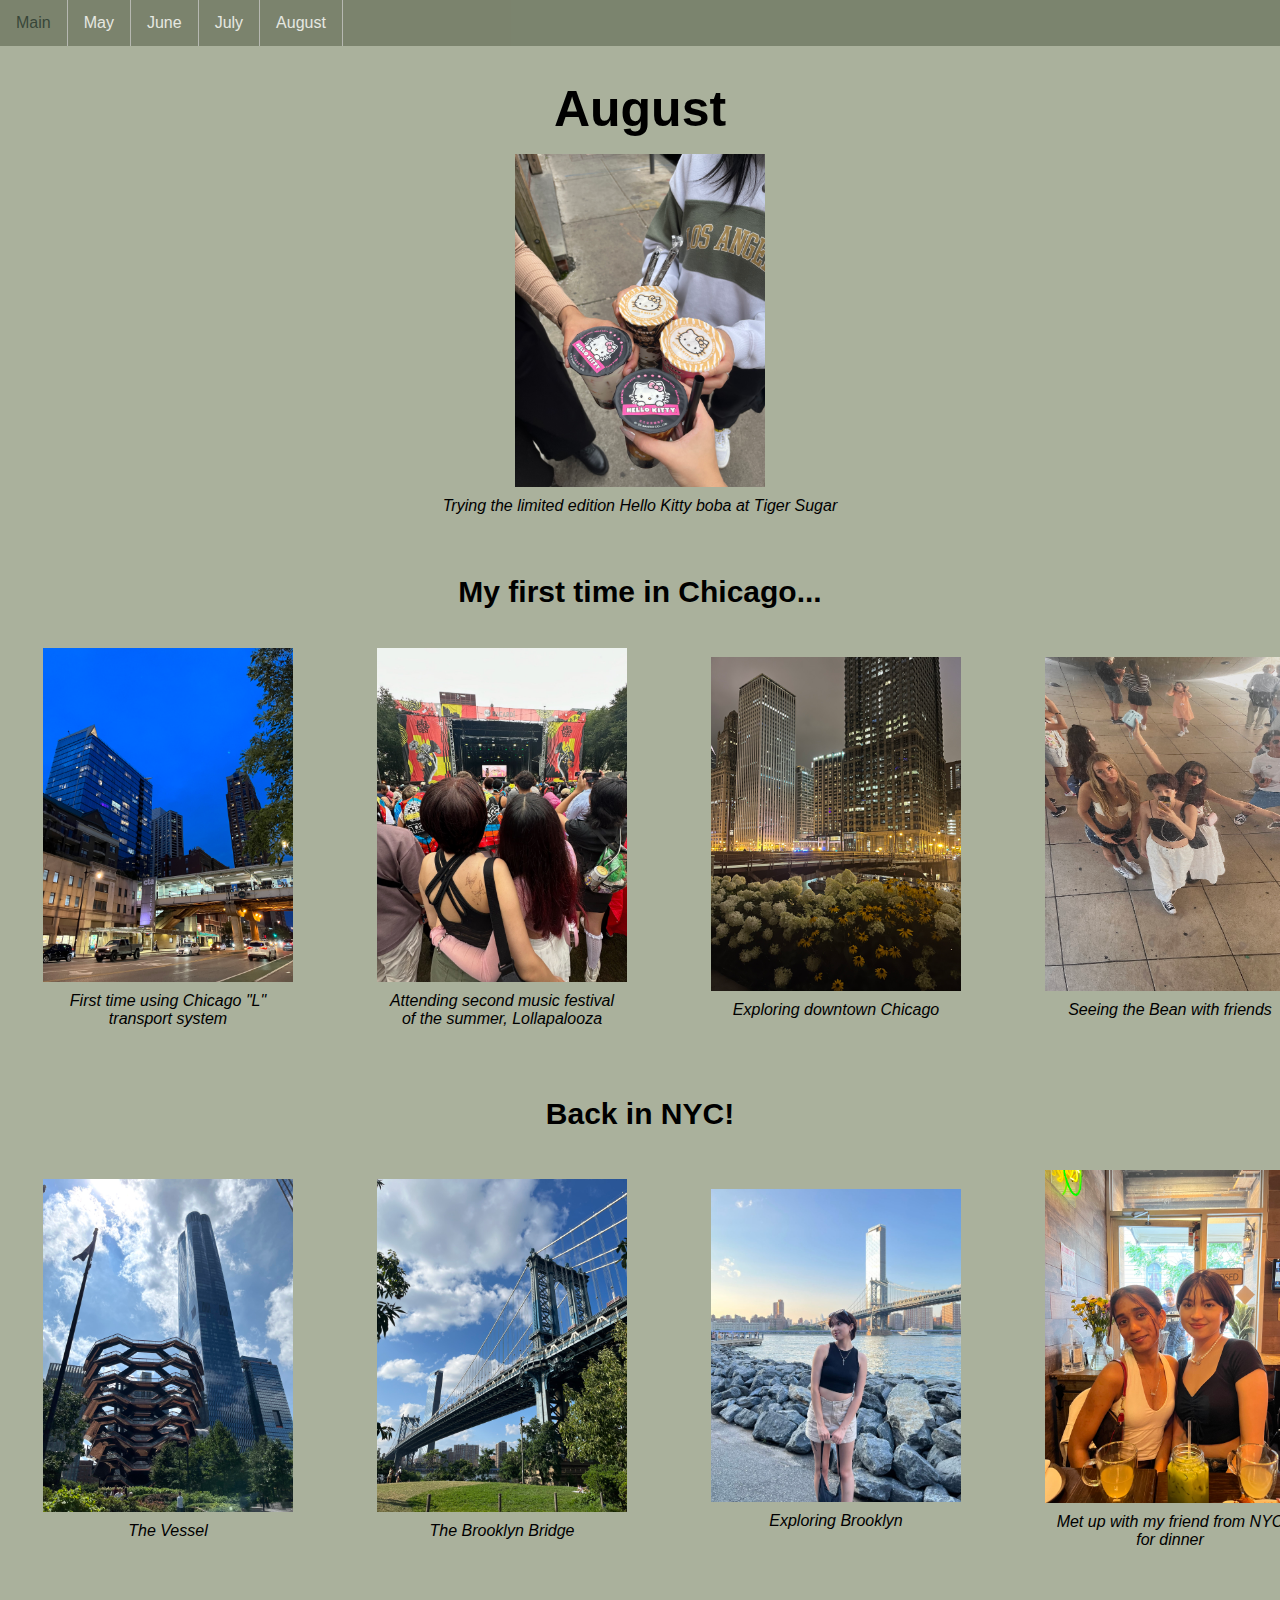
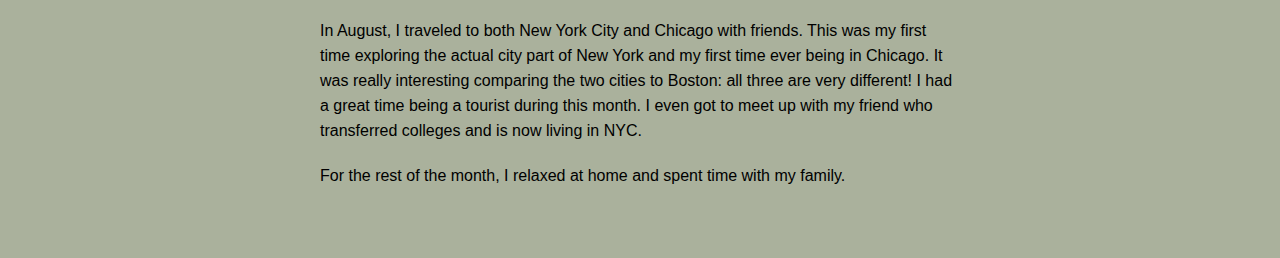
<file: august.html>
<!DOCTYPE html>
<html lang="en">
<head>
    <meta charset="utf-8"/>
    <meta name="viewport" content="width=device-width, initial-scale=1.0"/>
    <link rel="stylesheet" href="styles.css"/>
    <title>August</title>
</head>
<body>
    <h1>August</h1>
    <figure>
        <img src="./images/hellokittyboba.jpg" alt="Hello Kitty boba">
        <figcaption>Trying the limited edition Hello Kitty boba at Tiger Sugar</figcaption>
        <figcaption></figcaption>  
    </figure>
    <h2>My first time in Chicago...</h2>
    <p></p>
    <!--
      Using a table for the sake of organizing images to be visually pleasing and even on the page
    -->
    <table>
      <tr>
        <th>                  
          <figure>
            <img src="./images/ctachicago.jpg" alt="CTA">
            <figcaption>First time using Chicago "L" transport system</figcaption>
          </figure>
        </th>
        <th>
          <figure>
            <img src="./images/lollapaloozaumi.jpg" alt="Lollapalooza">
            <figcaption>Attending second music festival of the summer, Lollapalooza</figcaption>
          </figure>
        </th>
        <th>
          <figure>
            <img src="./images/downtownchicago.jpg" alt="Downtown Chicago">
            <figcaption>Exploring downtown Chicago</figcaption>
          </figure>
        </th>
        <th>
          <figure>
            <img src="./images/beanselfiegroup.jpg" alt="Group photo at the Bean">
            <figcaption>Seeing the Bean with friends</figcaption>
          </figure>
        </th>
      </tr>
    </table>
    <!--
      Using a second table to split off my trip to NYC for visual purposes and make the page more organized
    -->
    <h2>Back in NYC!</h2>
    <p></p>
    <table>
      <tr>
        <th>                  
          <figure>
            <img src="./images/thevesselnyc.jpg" alt="The Vessel">
            <figcaption>The Vessel</figcaption>
          </figure>
        </th>
        <th>
          <figure>
            <img src="./images/brooklynbridge.jpg" alt="Brooklyn Bridge">
            <figcaption>The Brooklyn Bridge</figcaption>
          </figure>
        </th>
        <th>
          <figure>
            <img src="./images/dumboposing.jpg" alt="Posing at DUMBO">
            <figcaption>Exploring Brooklyn</figcaption>
          </figure>
        </th>
        <th>
          <figure>
            <img src="./images/thaifoodwithvinee.jpg" alt="Eating with a friend">
            <figcaption>Met up with my friend from NYC for dinner</figcaption>
          </figure>
        </th>
      </tr>
    </table>
    <!--
      Summary of the month in a paragraph below images
    -->
    <p>
        In August, I traveled to both New York City and Chicago with friends. This was my first time exploring the actual
        city part of New York and my first time ever being in Chicago. It was really interesting comparing the two cities
        to Boston: all three are very different! I had a great time being a tourist during this month. I even got to meet
        up with my friend who transferred colleges and is now living in NYC.
    </p>
    <p>
        For the rest of the month, I relaxed at home and spent time with my family.
    </p>
</body>
    <!--
      Summary of the month in a paragraph below images
    -->
<ul>
    <li><a href="./index.html">Main</a></li>
    <li><a href="./may.html">May</a></li>
    <li><a href="./june.html">June</a></li>
    <li><a href="./july.html">July</a></li>
    <li><a href="./august.html">August</a></li>
</ul>
</html>
</file>
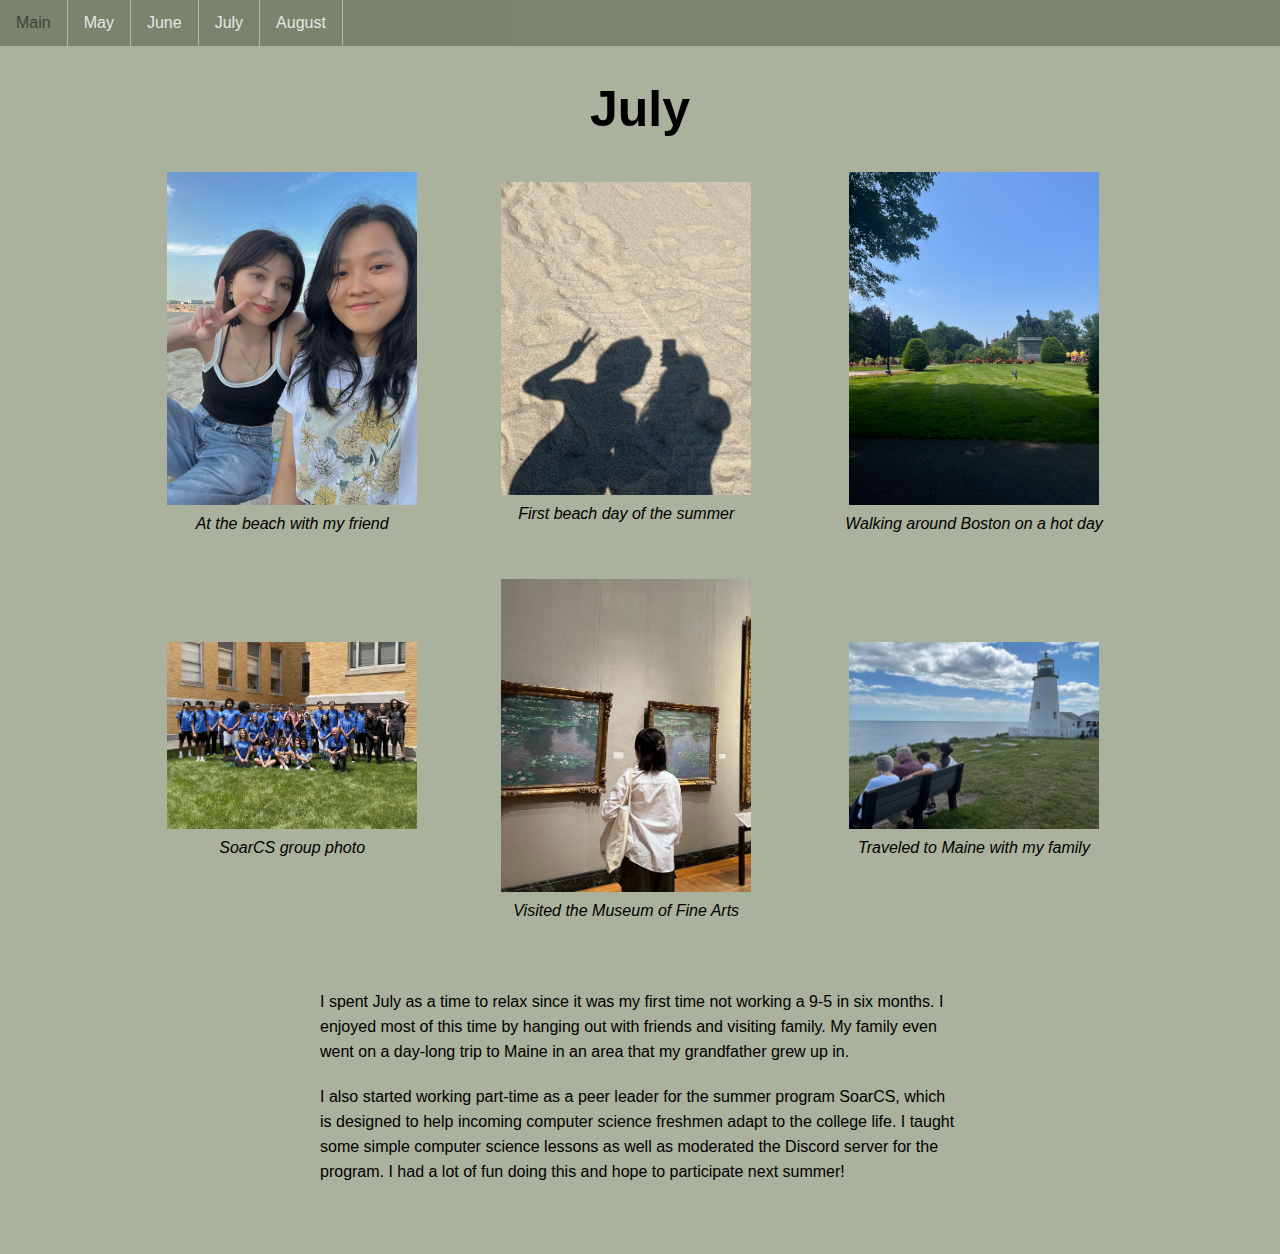
<file: july.html>
<!DOCTYPE html>
<html lang="en">
<head>
    <meta charset="utf-8"/>
    <meta name="viewport" content="width=device-width, initial-scale=1.0"/>
    <link rel="stylesheet" href="styles.css"/>
    <title>July</title>
</head>
<body>
    <h1>July</h1>
    <!--
      Using a table for the sake of organizing images to be visually pleasing and even on the page
    -->
    <table>
      <tr>
        <th>
          <figure>
            <img src="./images/beachselfiewithyen.jpg" alt="Beach selfie">
            <figcaption>At the beach with my friend</figcaption>
          </figure>
        </th>
        <th>                  
          <figure>
            <img src="./images/beachshadows.jpg" alt="Beach shadows">
            <figcaption>First beach day of the summer</figcaption>
          </figure>
        </th>
        <th>
          <figure>
            <img src="./images/bostongarden.jpg" alt="Boston garden">
            <figcaption>Walking around Boston on a hot day</figcaption>
          </figure>
        </th>
      </tr>
      <tr>
        <th>                  
          <figure>
            <img src="./images/soarcsgroupphoto.jpg" alt="SoarCS group photo">
            <figcaption>SoarCS group photo</figcaption>
          </figure>
        </th>
        <th>
          <figure>
            <img src="./images/museumoffinearts.jpg" alt="Museum of Fine Arts">
            <figcaption>Visited the Museum of Fine Arts</figcaption>
          </figure>
        </th>
        <th>
          <figure>
            <img src="./images/familypictureatlighthouse.jpg" alt="Family photo at lighthouse">
            <figcaption>Traveled to Maine with my family</figcaption>
          </figure>
        </th>
      </tr>
    </table>
    <!--
      Summary of the month in a paragraph below images
    -->
    <p>
        I spent July as a time to relax since it was my first time not working a 9-5 in six months.
        I enjoyed most of this time by hanging out with friends and visiting family. My family even
        went on a day-long trip to Maine in an area that my grandfather grew up in.
    </p>
    <p>
        I also started working part-time as a peer leader for the summer program SoarCS, which is 
        designed to help incoming computer science freshmen adapt to the college life. I taught some 
        simple computer science lessons as well as moderated the Discord server for the program. I
        had a lot of fun doing this and hope to participate next summer!
    </p>
</body>
    <!--
      Navigation bar buttons
    -->
<ul>
    <li><a href="./index.html">Main</a></li>
    <li><a href="./may.html">May</a></li>
    <li><a href="./june.html">June</a></li>
    <li><a href="./july.html">July</a></li>
    <li><a href="./august.html">August</a></li>
</ul>
</html>
</file>
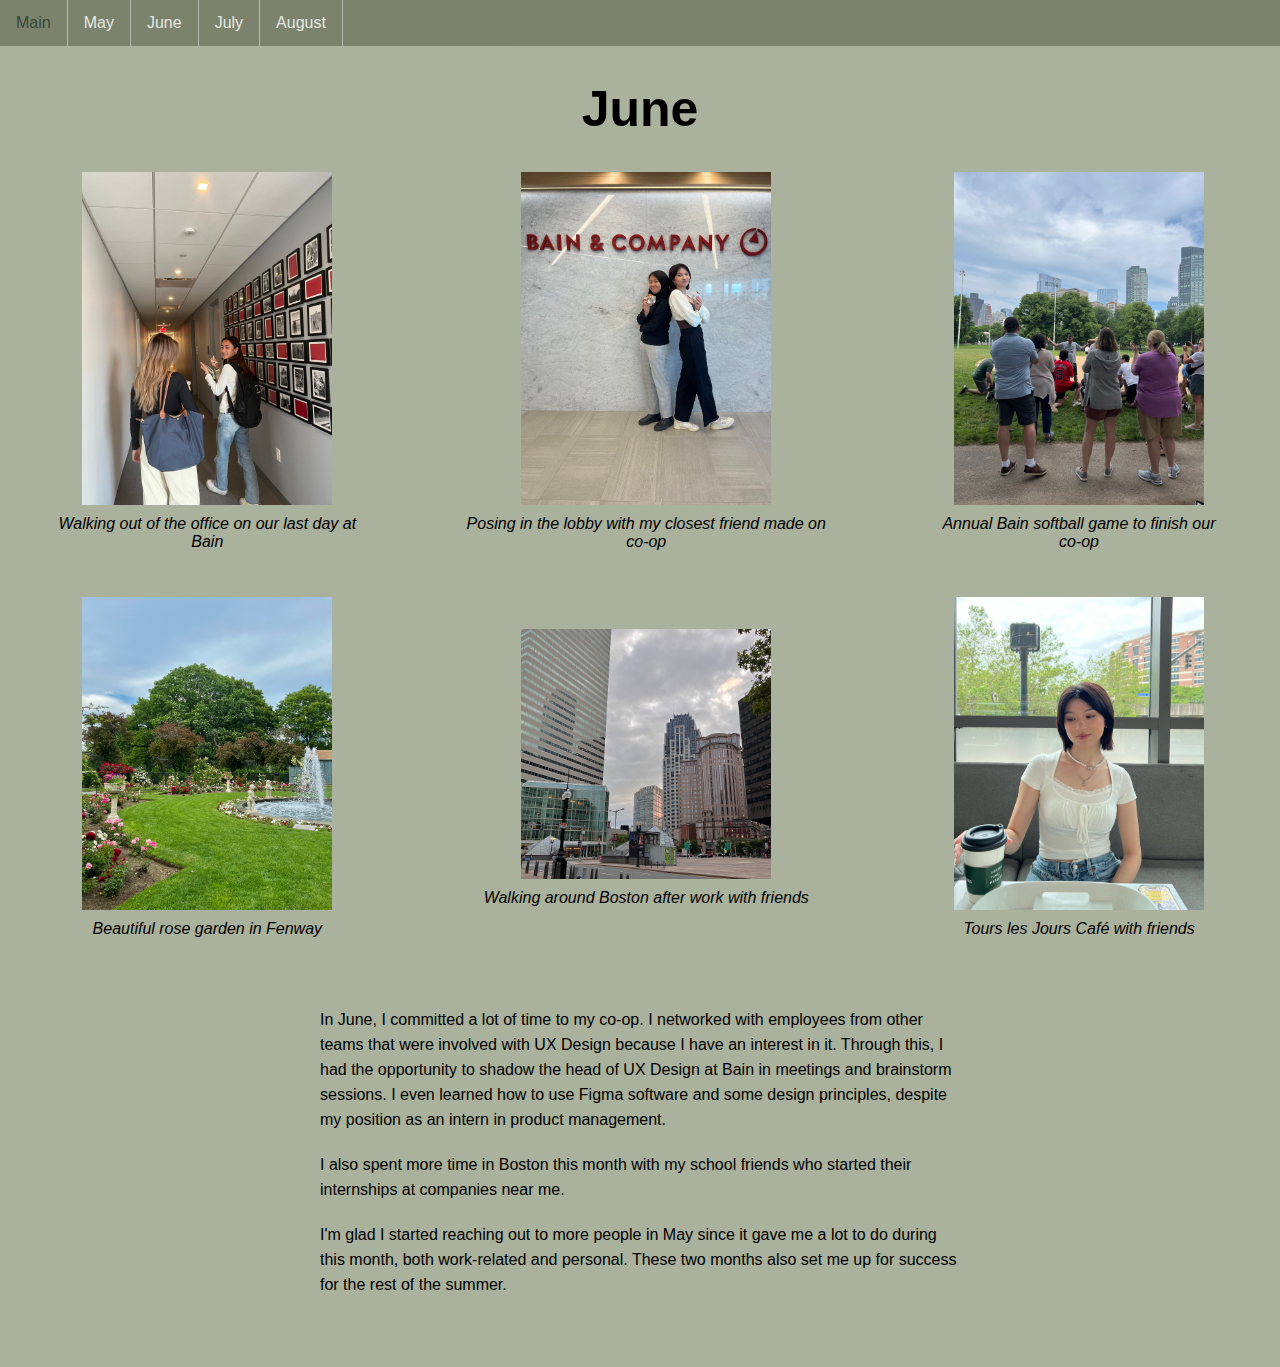
<file: june.html>
<!DOCTYPE html>
<html lang="en">
<head>
    <meta charset="utf-8"/>
    <meta name="viewport" content="width=device-width, initial-scale=1.0"/>
    <link rel="stylesheet" href="styles.css"/>
    <title>June</title>
</head>
<body>
    <h1>June</h1>
    <!--
      Using a table for the sake of organizing images to be visually pleasing and even on the page
    -->
    <table>
      <tr>
        <th>                  
          <figure>
            <img src="./images/walkingoutofbain.jpg" alt="Bain Boston office">
            <figcaption>Walking out of the office on our last day at Bain</figcaption>
          </figure>
        </th>
        <th>
          <figure>
            <img src="./images/posingatbainsign.jpg" alt="posing in Bain office">
            <figcaption>Posing in the lobby with my closest friend made on co-op</figcaption>
          </figure>
        </th>
        <th>
          <figure>
            <img src="./images/bainsoftballgame.jpg" alt="Bain softball game">
            <figcaption>Annual Bain softball game to finish our co-op</figcaption>
          </figure>
        </th>
      </tr>
      <tr>
        <th>
          <figure>
            <img src="./images/bostonrosegarden.jpg" alt="Boston rose garden">
            <figcaption>Beautiful rose garden in Fenway</figcaption>
          </figure>
        </th>
        <th>                  
          <figure>
            <img src="./images/downtownboston.jpg" alt="Downtown Boston">
            <figcaption>Walking around Boston after work with friends</figcaption>
          </figure>
        </th>
        <th>
          <figure>
            <img src="./images/drinkingteamalden.jpg" alt="Drinking tea">
            <figcaption>Tours les Jours Caf&eacute; with friends</figcaption>
          </figure>
        </th>
      </tr>
    </table>
    <!--
      Summary of the month in a paragraph below images
    -->
    <p>
        In June, I committed a lot of time to my co-op. I networked with employees from other teams that were involved
        with UX Design because I have an interest in it. Through this, I had the opportunity to shadow the head of UX Design at Bain
        in meetings and brainstorm sessions. I even learned how to use Figma software and some design principles, despite my position
        as an intern in product management.
    </p>
    <p>
        I also spent more time in Boston this month with my school friends who started their internships at companies near me.
    </p>
    <p>
        I'm glad I started reaching out to more people in May since it gave me a lot to do during this month, both work-related and personal.
        These two months also set me up for success for the rest of the summer.
    </p>
</body>
    <!--
      Navigation bar buttons
    -->
<ul>
    <li><a href="./index.html">Main</a></li>
    <li><a href="./may.html">May</a></li>
    <li><a href="./june.html">June</a></li>
    <li><a href="./july.html">July</a></li>
    <li><a href="./august.html">August</a></li>
  </ul>
</html>
</file>
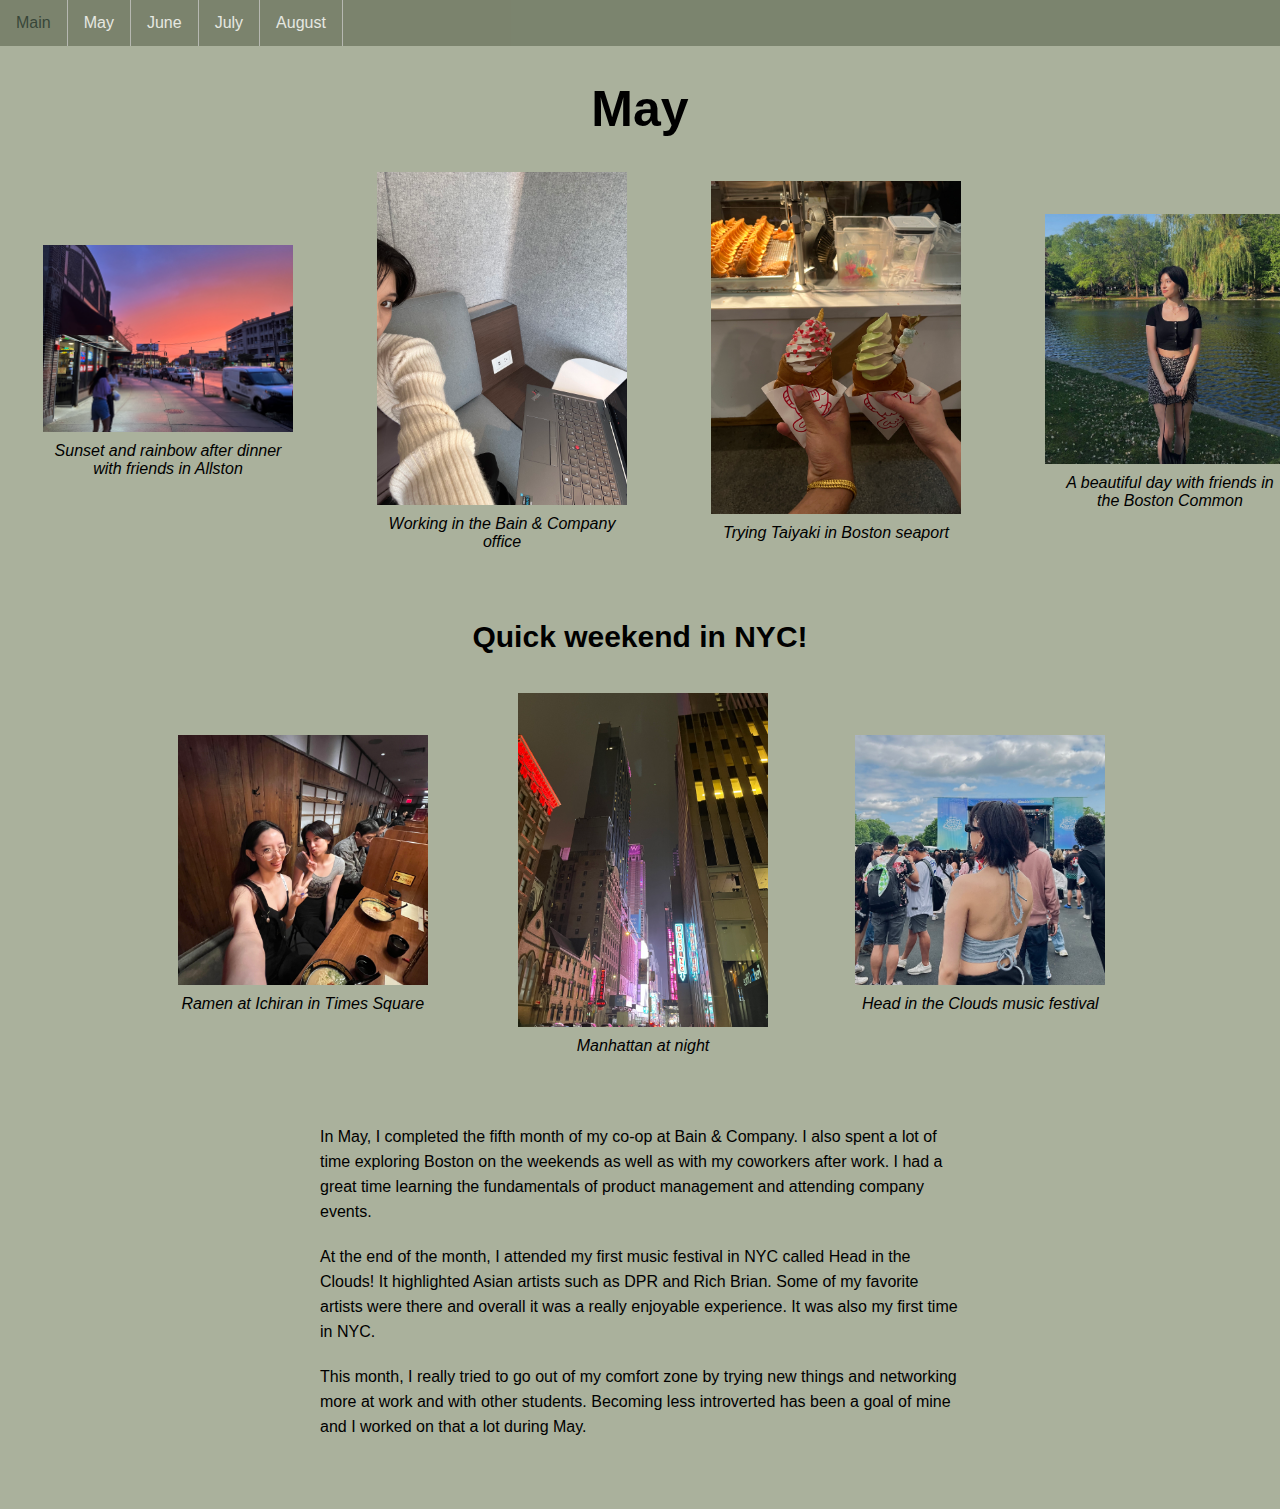
<file: may.html>
<!DOCTYPE html>
<html lang="en">
  <head>
    <meta charset="utf-8"/>
    <meta name="viewport" content="width=device-width, initial-scale=1.0"/>
    <link rel="stylesheet" href="styles.css"/>
    <title>May</title>
  </head>

  <body>
    <h1>May</h1>
    <!--
      Using a table for the sake of organizing images to be visually pleasing and even on the page
    -->
    <table>
            <tr>
              <th>                  
                <figure>
                  <img src="./images/sunsetallston.jpg" alt="sunset">
                  <figcaption>Sunset and rainbow after dinner with friends in Allston</figcaption>
                </figure>
              </th>
              <th>
                <figure>
                  <img src="./images/workingatbain.jpg" alt="working">
                  <figcaption>Working in the Bain & Company office</figcaption>
                </figure>
              </th>
              <th>
                <figure>
                  <img src="./images/taiyaki.jpg" alt="ice cream">
                  <figcaption>Trying Taiyaki in Boston seaport</figcaption>
                </figure>
              </th>
              <th>
                <figure>
                  <img src="./images/bostoncommonpose.jpg" alt="posing at boston garden">
                  <figcaption>A beautiful day with friends in the Boston Common</figcaption>
                </figure>
              </th>
            </tr>
    </table>
    <!--
      Using a second table to split off my trip to NYC for visual purposes and make the page more organized
    -->
    <h2>Quick weekend in NYC!</h2>
          <p></p>
    <table>
            <tr>
              <th>
                <figure>
                  <img src="./images/ramennycichiran.jpg" alt="ramen">
                  <figcaption>Ramen at Ichiran in Times Square</figcaption>
                </figure>
              </th>
              <th>                  
                <figure>
                  <img src="./images/nycnight.jpg" alt="NYC at night">
                  <figcaption>Manhattan at night</figcaption>
                </figure>
              </th>
              <th>
                <figure>
                  <img src="./images/headinthecloudsback.jpg" alt="head in the clouds festival">
                  <figcaption>Head in the Clouds music festival</figcaption>
                </figure>
              </th>
            </tr>
    </table>
    <!--
      Summary of the month in a paragraph below images
    -->
    <p>
        In May, I completed the fifth month of my co-op at Bain & Company. 
        I also spent a lot of time exploring Boston on the weekends as well as with
        my coworkers after work. I had a great time learning the fundamentals of
        product management and attending company events.
    </p>
    <p>
        At the end of the month, I attended my first music festival in NYC called Head in the Clouds!
        It highlighted Asian artists such as DPR and Rich Brian. Some of my favorite artists were there
        and overall it was a really enjoyable experience. It was also my first time in NYC.
    </p>
    <p>
        This month, I really tried to go out of my comfort zone by trying new things and networking more 
        at work and with other students. Becoming less introverted has been a goal of mine and I worked on
        that a lot during May.
    </p>
</body>
    <!--
      Navigation bar buttons
    -->
<ul>
    <li><a href="./index.html">Main</a></li>
    <li><a href="./may.html">May</a></li>
    <li><a href="./june.html">June</a></li>
    <li><a href="./july.html">July</a></li>
    <li><a href="./august.html">August</a></li>
  </ul>
</html>
</file>
<file: styles.css>
/* Setting background color and standardizing text and margins*/
body {
  margin-left: 0px;
  margin-right: 0px;
  background-color: rgb(170, 177, 156);
  font-family: Helvetica, Arial, sans-serif;
  margin-bottom: 70px;
}
  
/* Making all images same width for viewing pleasure and organization*/
  img {
    width: 250px;
  }

/* Customizing h1*/
  h1 {
    font-size: 50px;
    margin-top: 80px;
    margin-bottom: 15px;
  }

/* Customizing h2 size and margins*/
  h2 {
    font-size: 30px;
    margin-top: 30px;
    margin-bottom: 15px;
  }
  
  /* Customizing h3 sizes*/
  h4 {
    font-size: 18px;
  }
  
  /* Standardizing text to have the same fonts and aligned in the center*/
  h1, h2, h4, p {
    font-family: Helvetica, Arial, sans-serif;
    text-align: center;
  }

  /* Customizing paragraph sizes and margins to look visually pleasing*/
  p {
    line-height: 25px;
    text-align: left;
    margin-top: 20px;
    margin-left: 25%;
    margin-right: 25%;
  }

  /* Making captions under photos easy to read and appealing*/
  figcaption {
    font-family: Helvetica, Arial, sans-serif;
    padding: 10px;
    font-weight: lighter;
    font-style: italic;
    text-align: center;
  }
  
  /* organizing table so that photos are displayed in a visually pleasing and easy to view way*/
  table {
    margin-left: auto;
    margin-right: auto;
    margin-bottom: 40px;
  }
  
  /* sizing and spacing images so that they are even on the page*/
  img {
    display: block;
    margin-left: auto;
    margin-right: auto;
  }

  /* Next 3 sections for navigation bar styling and spacing*/
  ul {
    list-style-type: none;
    margin: 0;
    padding: 0;
    overflow: hidden;
    background-color: rgb(103, 112, 91);
    opacity: 70%;
    position: fixed;
    top: 0;
    width: 100%;
  }
  
  li {
    float: left;
    border-right: 1px solid #bbb;
  }
  
  li a {
    display: block;
    color: white;
    text-align: center;
    padding: 14px 16px;
    text-decoration: none;
  }

  /* clickable link customization*/
  a {
    color: black;
  }
  
  a:visited {
    color: black;
  }
  
  a:hover {
    color: #06170e;
  }
  
  a:active {
    color: darkolivegreen;
  }
</file>
